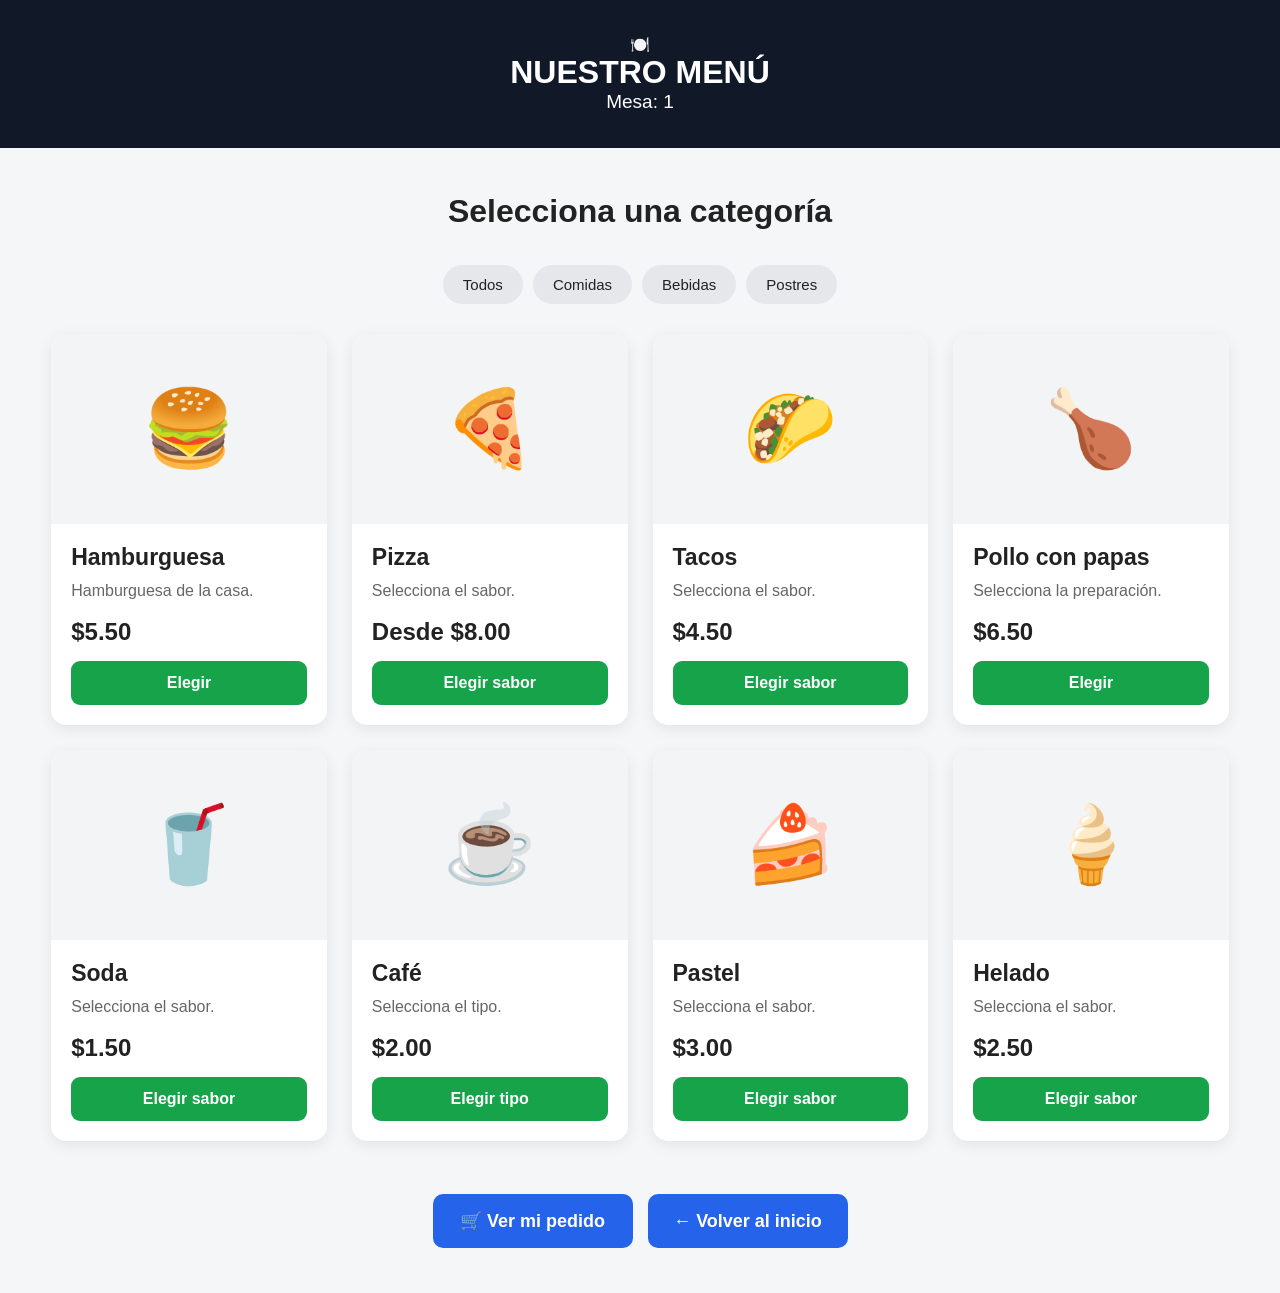
<file: menu.html>
<!DOCTYPE html>
<html lang="es">

<head>

    <meta charset="UTF-8">

    <meta name="viewport"
          content="width=device-width, initial-scale=1.0">

    <title>Menú - Restaurante QR</title>

    <link rel="stylesheet" href="estilo.css">

    <style>

        /* ================================
           VENTANA DE OPCIONES
        ================================= */

        .modal-opciones {
            position: fixed;
            inset: 0;

            background: rgba(0, 0, 0, 0.65);

            display: none;

            align-items: center;
            justify-content: center;

            padding: 20px;

            z-index: 99999;
        }

        .modal-opciones.mostrar {
            display: flex;
        }

        .contenido-modal {
            position: relative;

            width: min(500px, 100%);
            max-height: 90vh;

            overflow-y: auto;

            background: white;

            border-radius: 20px;

            padding: 35px 25px;

            text-align: center;

            box-shadow: 0 15px 50px rgba(0,0,0,.30);
        }

        .cerrar-modal {
            position: absolute;

            top: 12px;
            right: 15px;

            width: 38px;
            height: 38px;

            border: none;
            border-radius: 50%;

            background: #eeeeee;

            font-size: 28px;

            cursor: pointer;
        }

        .icono-modal {
            font-size: 55px;
            margin-bottom: 10px;
        }

        .contenido-modal h2 {
            margin-bottom: 8px;
            font-size: 26px;
        }

        .contenido-modal p {
            color: #666;
            margin-bottom: 25px;
        }

        .lista-opciones-modal {
            display: grid;

            grid-template-columns: 1fr;

            gap: 10px;

            margin-bottom: 20px;
        }

        .opcion-modal {
            width: 100%;

            padding: 15px;

            border: 2px solid #e5e7eb;

            border-radius: 10px;

            background: #f9fafb;

            font-size: 16px;

            font-weight: bold;

            cursor: pointer;
        }

        .opcion-modal:hover {
            background: #eff6ff;
            border-color: #2563eb;
        }

        .opcion-modal.seleccionada {
            background: #2563eb;
            color: white;
            border-color: #2563eb;
        }

        .boton-modal {
            width: 100% !important;
            max-width: none !important;
        }

        .producto-emoji {
            display: flex;

            align-items: center;
            justify-content: center;

            height: 190px;

            background: #f3f4f6;

            font-size: 75px;
        }

        .acciones-menu {
            display: flex;

            justify-content: center;

            gap: 15px;

            flex-wrap: wrap;

            margin-top: 35px;
        }

        .acciones-menu button {
            width: auto !important;
            min-width: 200px;
        }

        @media (max-width: 600px) {

            .producto-emoji {
                height: 160px;
                font-size: 65px;
            }

            .acciones-menu {
                flex-direction: column;
            }

            .acciones-menu button {
                width: 100% !important;
            }

        }

    </style>

</head>


<body>


<!-- ======================================
     ENCABEZADO
====================================== -->

<header class="encabezado">

    <div class="icono-restaurante">
        🍽️
    </div>

    <h1>NUESTRO MENÚ</h1>

    <p>
        Mesa: <span id="mesa">1</span>
    </p>

</header>



<!-- ======================================
     MENÚ
====================================== -->

<main class="contenedor">

    <h2 class="subtitulo">
        Selecciona una categoría
    </h2>


    <!-- CATEGORÍAS -->

    <div class="categorias">

        <button
            type="button"
            class="categoria"
            onclick="filtrarMenu('todos')">

            Todos

        </button>


        <button
            type="button"
            class="categoria"
            onclick="filtrarMenu('comida')">

            Comidas

        </button>


        <button
            type="button"
            class="categoria"
            onclick="filtrarMenu('bebida')">

            Bebidas

        </button>


        <button
            type="button"
            class="categoria"
            onclick="filtrarMenu('postre')">

            Postres

        </button>

    </div>



    <!-- ==================================
         PRODUCTOS
    =================================== -->

    <div class="menu-productos">


        <!-- HAMBURGUESA -->

        <div class="producto-menu" data-categoria="comida">

            <div class="producto-emoji">
                🍔
            </div>

            <div class="producto-info">

                <h3>Hamburguesa</h3>

                <p>
                    Hamburguesa de la casa.
                </p>

                <div class="precio">
                    $5.50
                </div>

                <button
                    type="button"
                    class="btn-agregar"
                    onclick="abrirOpciones(
                        'Hamburguesa',
                        5.50,
                        [
                            'Clásica',
                            'Con queso',
                            'Doble carne'
                        ],
                        'hamburguesa'
                    )">

                    Elegir

                </button>

            </div>

        </div>



        <!-- PIZZA -->

        <div class="producto-menu" data-categoria="comida">

            <div class="producto-emoji">
                🍕
            </div>

            <div class="producto-info">

                <h3>Pizza</h3>

                <p>
                    Selecciona el sabor.
                </p>

                <div class="precio">
                    Desde $8.00
                </div>

                <button
                    type="button"
                    class="btn-agregar"
                    onclick="abrirOpciones(
                        'Pizza',
                        8.00,
                        [
                            'Pepperoni',
                            'Jamón',
                            'Hawaiana',
                            '4 quesos',
                            'Carnes'
                        ],
                        'pizza'
                    )">

                    Elegir sabor

                </button>

            </div>

        </div>



        <!-- TACOS -->

        <div class="producto-menu" data-categoria="comida">

            <div class="producto-emoji">
                🌮
            </div>

            <div class="producto-info">

                <h3>Tacos</h3>

                <p>
                    Selecciona el sabor.
                </p>

                <div class="precio">
                    $4.50
                </div>

                <button
                    type="button"
                    class="btn-agregar"
                    onclick="abrirOpciones(
                        'Tacos',
                        4.50,
                        [
                            'Pastor',
                            'Pollo',
                            'Carne asada',
                            'Chorizo',
                            'Mixtos'
                        ],
                        'tacos'
                    )">

                    Elegir sabor

                </button>

            </div>

        </div>



        <!-- POLLO -->

        <div class="producto-menu" data-categoria="comida">

            <div class="producto-emoji">
                🍗
            </div>

            <div class="producto-info">

                <h3>Pollo con papas</h3>

                <p>
                    Selecciona la preparación.
                </p>

                <div class="precio">
                    $6.50
                </div>

                <button
                    type="button"
                    class="btn-agregar"
                    onclick="abrirOpciones(
                        'Pollo con papas',
                        6.50,
                        [
                            'Pollo frito',
                            'Pollo a la plancha',
                            'Pollo BBQ'
                        ],
                        'pollo'
                    )">

                    Elegir

                </button>

            </div>

        </div>



        <!-- SODA -->

        <div class="producto-menu" data-categoria="bebida">

            <div class="producto-emoji">
                🥤
            </div>

            <div class="producto-info">

                <h3>Soda</h3>

                <p>
                    Selecciona el sabor.
                </p>

                <div class="precio">
                    $1.50
                </div>

                <button
                    type="button"
                    class="btn-agregar"
                    onclick="abrirOpciones(
                        'Soda',
                        1.50,
                        [
                            'Coca-Cola',
                            'Pepsi',
                            'Sprite',
                            'Fanta',
                            'Uva'
                        ],
                        'soda'
                    )">

                    Elegir sabor

                </button>

            </div>

        </div>



        <!-- CAFÉ -->

        <div class="producto-menu" data-categoria="bebida">

            <div class="producto-emoji">
                ☕
            </div>

            <div class="producto-info">

                <h3>Café</h3>

                <p>
                    Selecciona el tipo.
                </p>

                <div class="precio">
                    $2.00
                </div>

                <button
                    type="button"
                    class="btn-agregar"
                    onclick="abrirOpciones(
                        'Café',
                        2.00,
                        [
                            'Café negro',
                            'Café con leche',
                            'Capuchino',
                            'Latte'
                        ],
                        'cafe'
                    )">

                    Elegir tipo

                </button>

            </div>

        </div>



        <!-- PASTEL -->

        <div class="producto-menu" data-categoria="postre">

            <div class="producto-emoji">
                🍰
            </div>

            <div class="producto-info">

                <h3>Pastel</h3>

                <p>
                    Selecciona el sabor.
                </p>

                <div class="precio">
                    $3.00
                </div>

                <button
                    type="button"
                    class="btn-agregar"
                    onclick="abrirOpciones(
                        'Pastel',
                        3.00,
                        [
                            'Chocolate',
                            'Vainilla',
                            'Fresa',
                            'Tres leches'
                        ],
                        'pastel'
                    )">

                    Elegir sabor

                </button>

            </div>

        </div>



        <!-- HELADO -->

        <div class="producto-menu" data-categoria="postre">

            <div class="producto-emoji">
                🍦
            </div>

            <div class="producto-info">

                <h3>Helado</h3>

                <p>
                    Selecciona el sabor.
                </p>

                <div class="precio">
                    $2.50
                </div>

                <button
                    type="button"
                    class="btn-agregar"
                    onclick="abrirOpciones(
                        'Helado',
                        2.50,
                        [
                            'Chocolate',
                            'Vainilla',
                            'Fresa',
                            'Cookies'
                        ],
                        'helado'
                    )">

                    Elegir sabor

                </button>

            </div>

        </div>

    </div>



    <!-- ==================================
         BOTONES
    =================================== -->

    <div class="acciones-menu">

        <button
            type="button"
            class="boton"
            onclick="irAPedido()">

            🛒 Ver mi pedido

        </button>


        <button
            type="button"
            class="boton boton-secundario"
            onclick="irAInicio()">

            ← Volver al inicio

        </button>

    </div>

</main>



<!-- ======================================
     MODAL
====================================== -->

<div
    id="modalOpciones"
    class="modal-opciones">

    <div class="contenido-modal">

        <button
            type="button"
            class="cerrar-modal"
            onclick="cerrarModal()">

            ×

        </button>


        <div
            id="iconoModal"
            class="icono-modal">

            🍽️

        </div>


        <h2 id="tituloModal">
            Selecciona una opción
        </h2>


        <p>
            Elige una opción para continuar.
        </p>


        <div
            id="opcionesModal"
            class="lista-opciones-modal">
        </div>


        <button
            type="button"
            class="boton boton-modal"
            onclick="agregarSeleccion()">

            Agregar al pedido

        </button>

    </div>

</div>



<!-- ======================================
     JAVASCRIPT
====================================== -->

<script>

    /* =====================================
       VARIABLES
    ===================================== */

    let productoActual = null;

    let opcionActual = null;



    /* =====================================
       OBTENER MESA
    ===================================== */

    const parametros = new URLSearchParams(
        window.location.search
    );

    const mesaURL = parametros.get("mesa");

    let mesa = mesaURL;

    /*
       Si no viene la mesa en la URL,
       buscamos la mesa guardada.
    */

    if (!mesa) {

        mesa = sessionStorage.getItem(
            "clienteMesa"
        );

    }

    /*
       Si todavía no existe,
       usamos mesa 1.
    */

    if (!mesa) {

        mesa = "1";

    }


    /*
       Guardamos la mesa actual
       para las demás páginas.
    */

    sessionStorage.setItem(
        "clienteMesa",
        mesa
    );


    /*
       Mostramos la mesa.
    */

    document.getElementById("mesa")
        .textContent = mesa;



    /* =====================================
       ABRIR OPCIONES
    ===================================== */

    function abrirOpciones(
        nombre,
        precio,
        opciones,
        id
    ) {

        productoActual = {

            nombre: nombre,

            precio: precio,

            opciones: opciones,

            id: id

        };


        opcionActual = null;


        document.getElementById(
            "tituloModal"
        ).textContent = nombre;


        const lista =
            document.getElementById(
                "opcionesModal"
            );


        lista.innerHTML = "";


        opciones.forEach(
            function(opcion) {

                const boton =
                    document.createElement(
                        "button"
                    );


                boton.type = "button";


                boton.className =
                    "opcion-modal";


                boton.textContent =
                    opcion;


                boton.addEventListener(
                    "click",
                    function() {

                        seleccionarOpcion(
                            opcion,
                            boton
                        );

                    }
                );


                lista.appendChild(
                    boton
                );

            }
        );


        document.getElementById(
            "modalOpciones"
        ).classList.add(
            "mostrar"
        );

    }



    /* =====================================
       SELECCIONAR OPCIÓN
    ===================================== */

    function seleccionarOpcion(
        opcion,
        boton
    ) {

        opcionActual = opcion;


        const botones =
            document.querySelectorAll(
                ".opcion-modal"
            );


        botones.forEach(
            function(item) {

                item.classList.remove(
                    "seleccionada"
                );

            }
        );


        boton.classList.add(
            "seleccionada"
        );

    }



    /* =====================================
       AGREGAR AL PEDIDO
    ===================================== */

    function agregarSeleccion() {

        /*
           Verificar producto.
        */

        if (!productoActual) {

            return;

        }


        /*
           Verificar opción.
        */

        if (!opcionActual) {

            alert(
                "Selecciona una opción primero."
            );

            return;

        }


        /*
           Cada mesa tiene
           su propio pedido.
        */

        const clavePedido =
            "pedido_" + mesa;


        let pedido =
            JSON.parse(
                localStorage.getItem(
                    clavePedido
                )
            ) || [];


        /*
           Nombre completo
           del producto.
        */

        const nombre =
            productoActual.nombre +
            " - " +
            opcionActual;


        /*
           ID único.
        */

        const id =
            productoActual.id +
            "_" +
            opcionActual;


        /*
           Buscar si ya existe.
        */

        const existente =
            pedido.find(
                function(producto) {

                    return producto.id === id;

                }
            );


        /*
           Si existe,
           aumentar cantidad.
        */

        if (existente) {

            existente.cantidad++;

        }

        /*
           Si no existe,
           crear producto.
        */

        else {

            pedido.push({

                id: id,

                nombre: nombre,

                precio:
                    productoActual.precio,

                cantidad: 1

            });

        }


        /*
           Guardar pedido.
        */

        localStorage.setItem(
            clavePedido,
            JSON.stringify(
                pedido
            )
        );


        /*
           Cerrar ventana.
        */

        cerrarModal();


        /*
           Confirmación.
        */

        alert(
            "✅ " +
            nombre +
            " agregado al pedido."
        );

    }



    /* =====================================
       CERRAR MODAL
    ===================================== */

    function cerrarModal() {

        document.getElementById(
            "modalOpciones"
        ).classList.remove(
            "mostrar"
        );


        productoActual = null;

        opcionActual = null;

    }



    /* =====================================
       FILTRAR MENÚ
    ===================================== */

    function filtrarMenu(
        categoria
    ) {

        const productos =
            document.querySelectorAll(
                ".producto-menu"
            );


        productos.forEach(
            function(producto) {

                const categoriaProducto =
                    producto.dataset.categoria;


                if (
                    categoria === "todos" ||
                    categoriaProducto === categoria
                ) {

                    producto.style.display =
                        "block";

                }

                else {

                    producto.style.display =
                        "none";

                }

            }
        );

    }



    /* =====================================
       IR AL PEDIDO
    ===================================== */

    function irAPedido() {

        window.location.href =
            "pedido.html?mesa=" +
            encodeURIComponent(
                mesa
            );

    }



    /* =====================================
       VOLVER AL INICIO
    ===================================== */

    function irAInicio() {

        window.location.href =
            "index.html?mesa=" +
            encodeURIComponent(
                mesa
            );

    }



    /* =====================================
       CERRAR MODAL AL HACER CLICK
       FUERA DEL CONTENIDO
    ===================================== */

    document.getElementById(
        "modalOpciones"
    ).addEventListener(
        "click",
        function(event) {

            if (
                event.target === this
            ) {

                cerrarModal();

            }

        }
    );

</script>


</body>

</html>
</file>
<file: estilo.css>
/* ========================================
   CONFIGURACIÓN GENERAL
======================================== */

* {
    box-sizing: border-box;
    margin: 0;
    padding: 0;
}

html {
    font-size: 16px;
    scroll-behavior: smooth;
}

body {
    font-family: Arial, Helvetica, sans-serif;
    background: #f5f6f8;
    color: #222;
    min-height: 100vh;
    width: 100%;
}

/* ========================================
   ENCABEZADO
======================================== */

.encabezado {
    width: 100%;
    background: #111827;
    color: white;
    text-align: center;
    padding: clamp(18px, 3vw, 35px) 15px;
}

.logo {
    font-size: clamp(22px, 4vw, 38px);
    font-weight: bold;
    margin-bottom: 8px;
}

.encabezado p {
    font-size: clamp(14px, 2vw, 19px);
}

/* ========================================
   CONTENEDOR PRINCIPAL
======================================== */

.contenedor {
    width: min(1200px, 92%);
    margin: 0 auto;
    padding: clamp(20px, 4vw, 45px) 0;
}

.subtitulo {
    text-align: center;
    font-size: clamp(22px, 3vw, 32px);
    margin-bottom: clamp(20px, 3vw, 35px);
}

/* ========================================
   OPCIONES PRINCIPALES
======================================== */

.opciones {
    display: grid;
    grid-template-columns: repeat(auto-fit, minmax(220px, 1fr));
    gap: clamp(15px, 2vw, 25px);
    width: 100%;
}

.opcion {
    background: white;
    border-radius: 16px;
    padding: clamp(20px, 3vw, 35px);
    text-align: center;
    box-shadow: 0 4px 15px rgba(0, 0, 0, 0.08);
    transition: transform 0.2s ease, box-shadow 0.2s ease;
}

.opcion:hover {
    transform: translateY(-4px);
    box-shadow: 0 8px 22px rgba(0, 0, 0, 0.12);
}

.icono {
    font-size: clamp(35px, 5vw, 60px);
    margin-bottom: 15px;
}

.titulo {
    font-size: clamp(18px, 2vw, 24px);
    font-weight: bold;
    margin-bottom: 10px;
}

.descripcion {
    font-size: clamp(14px, 1.5vw, 17px);
    color: #666;
    line-height: 1.5;
}

/* ========================================
   BOTONES
======================================== */

.boton,
button {
    border: none;
    cursor: pointer;
    font-family: inherit;
}

.boton {
    display: inline-block;
    width: 100%;
    margin-top: 18px;
    padding: clamp(12px, 2vw, 16px);
    background: #2563eb;
    color: white;
    text-decoration: none;
    border-radius: 10px;
    font-size: clamp(15px, 1.5vw, 18px);
    font-weight: bold;
    text-align: center;
    transition: background 0.2s ease, transform 0.2s ease;
}

.boton:hover {
    background: #1d4ed8;
    transform: translateY(-2px);
}

/* ========================================
   ASISTENCIA
======================================== */

.opciones-asistencia {
    display: grid;
    grid-template-columns: repeat(auto-fit, minmax(200px, 1fr));
    gap: clamp(15px, 2vw, 25px);
}

.otra-solicitud {
    margin-top: 25px;
    background: white;
    padding: clamp(20px, 3vw, 30px);
    border-radius: 15px;
    box-shadow: 0 4px 15px rgba(0, 0, 0, 0.08);
}

.otra-solicitud textarea {
    width: 100%;
    min-height: 130px;
    resize: vertical;
    padding: 15px;
    border: 1px solid #ddd;
    border-radius: 10px;
    font-family: inherit;
    font-size: 16px;
}

/* ========================================
   CUENTA
======================================== */

.tarjeta-cuenta {
    max-width: 650px;
    width: 100%;
    margin: 0 auto;
    background: white;
    padding: clamp(25px, 5vw, 50px);
    border-radius: 18px;
    text-align: center;
    box-shadow: 0 5px 20px rgba(0, 0, 0, 0.08);
}

.icono-cuenta {
    font-size: clamp(50px, 8vw, 90px);
    margin-bottom: 20px;
}

.texto-cuenta {
    font-size: clamp(16px, 2vw, 20px);
    color: #555;
    line-height: 1.6;
}

.boton-cuenta {
    width: 100%;
    max-width: 400px;
    padding: 15px;
    margin-top: 25px;
    background: #16a34a;
    color: white;
    border-radius: 10px;
    font-size: 17px;
    font-weight: bold;
}

.mensaje-cuenta {
    display: none;
    margin-top: 25px;
    padding: 20px;
    border-radius: 12px;
    background: #dcfce7;
    color: #166534;
    font-size: clamp(15px, 2vw, 18px);
}

.icono-exito {
    font-size: 45px;
    margin-bottom: 10px;
}

/* ========================================
   FORMAS DE PAGO
======================================== */

.opciones-pago {
    display: grid;
    grid-template-columns: repeat(auto-fit, minmax(220px, 1fr));
    gap: clamp(15px, 2vw, 25px);
}

.pago {
    background: white;
    padding: clamp(20px, 3vw, 30px);
    border-radius: 15px;
    text-align: center;
    cursor: pointer;
    box-shadow: 0 4px 15px rgba(0, 0, 0, 0.08);
    transition: 0.2s;
}

.pago:hover {
    transform: translateY(-4px);
}

.icono-pago {
    font-size: clamp(40px, 6vw, 65px);
    margin-bottom: 15px;
}

.titulo-pago {
    font-size: clamp(18px, 2vw, 24px);
    font-weight: bold;
}

.descripcion-pago {
    color: #666;
    margin-top: 8px;
    line-height: 1.5;
}

.informacion-pago {
    width: min(700px, 100%);
    margin: 30px auto 0;
    background: white;
    padding: clamp(20px, 4vw, 35px);
    border-radius: 15px;
    box-shadow: 0 4px 15px rgba(0, 0, 0, 0.08);
}

.detalle-pago {
    margin-top: 15px;
    line-height: 1.6;
}

.boton-confirmar {
    width: 100%;
    margin-top: 20px;
    padding: 15px;
    background: #2563eb;
    color: white;
    border-radius: 10px;
    font-size: 17px;
    font-weight: bold;
}

.mensaje-pago {
    margin-top: 20px;
    padding: 15px;
    background: #dcfce7;
    color: #166534;
    border-radius: 10px;
    text-align: center;
}

/* ========================================
   MENÚ
======================================== */

.categorias {
    display: flex;
    flex-wrap: wrap;
    justify-content: center;
    gap: 10px;
    margin-bottom: 30px;
}

.categoria {
    padding: 11px 20px;
    border: none;
    border-radius: 25px;
    background: #e5e7eb;
    color: #222;
    font-size: 15px;
    cursor: pointer;
}

.categoria:hover {
    background: #d1d5db;
}

.menu-productos {
    display: grid;
    grid-template-columns: repeat(auto-fit, minmax(240px, 1fr));
    gap: clamp(15px, 2vw, 25px);
}

.producto-menu {
    background: white;
    border-radius: 15px;
    overflow: hidden;
    box-shadow: 0 4px 15px rgba(0, 0, 0, 0.08);
}

.producto-imagen {
    width: 100%;
    aspect-ratio: 16 / 10;
    object-fit: cover;
    background: #e5e7eb;
}

.producto-info {
    padding: 20px;
}

.producto-info h3 {
    font-size: clamp(18px, 2vw, 23px);
    margin-bottom: 8px;
}

.producto-info p {
    color: #666;
    line-height: 1.5;
}

.precio {
    font-size: clamp(18px, 2vw, 24px);
    font-weight: bold;
    margin: 15px 0;
}

.btn-agregar {
    width: 100%;
    padding: 13px;
    background: #16a34a;
    color: white;
    border-radius: 9px;
    font-size: 16px;
    font-weight: bold;
}

/* ========================================
   PEDIDO
======================================== */

#listaPedido {
    width: 100%;
}

.producto-pedido {
    display: flex;
    align-items: center;
    gap: 15px;
    background: white;
    padding: clamp(15px, 2vw, 22px);
    margin-bottom: 12px;
    border-radius: 12px;
    box-shadow: 0 3px 10px rgba(0, 0, 0, 0.06);
}

.producto-pedido > div:first-child {
    flex: 1;
}

.cantidad {
    display: flex;
    align-items: center;
    gap: 8px;
}

.cantidad button {
    width: 35px;
    height: 35px;
    border-radius: 50%;
    background: #e5e7eb;
    font-size: 20px;
}

.eliminar {
    background: #dc2626;
    color: white;
    padding: 9px 13px;
    border-radius: 8px;
}

.total-pedido {
    background: white;
    margin-top: 25px;
    padding: 20px;
    border-radius: 12px;
    text-align: right;
    font-size: clamp(20px, 3vw, 28px);
    font-weight: bold;
}

.btn-enviar {
    width: 100%;
    margin-top: 20px;
    padding: 16px;
    background: #16a34a;
    color: white;
    border-radius: 10px;
    font-size: clamp(16px, 2vw, 20px);
    font-weight: bold;
}

.pedido-vacio {
    text-align: center;
    padding: 40px 20px;
    color: #666;
    font-size: 18px;
}

/* ========================================
   PIE DE PÁGINA
======================================== */

footer {
    width: 100%;
    text-align: center;
    padding: 25px 15px;
    margin-top: 30px;
    color: #777;
    font-size: 14px;
}

/* ========================================
   TABLETS
======================================== */

@media (max-width: 900px) {

    .contenedor {
        width: 94%;
    }

    .opciones {
        grid-template-columns: repeat(2, 1fr);
    }

    .opciones-asistencia {
        grid-template-columns: repeat(2, 1fr);
    }

    .opciones-pago {
        grid-template-columns: repeat(2, 1fr);
    }

    .menu-productos {
        grid-template-columns: repeat(2, 1fr);
    }
}

/* ========================================
   CELULARES
======================================== */

@media (max-width: 600px) {

    html {
        font-size: 15px;
    }

    .contenedor {
        width: 94%;
        padding: 20px 0 30px;
    }

    .encabezado {
        padding: 20px 12px;
    }

    .opciones,
    .opciones-asistencia,
    .opciones-pago,
    .menu-productos {
        grid-template-columns: 1fr;
    }

    .opcion {
        padding: 25px 20px;
    }

    .producto-pedido {
        flex-wrap: wrap;
    }

    .producto-pedido > div:first-child {
        width: 100%;
        flex-basis: 100%;
    }

    .cantidad {
        flex: 1;
    }

    .eliminar {
        padding: 10px 15px;
    }

    .categorias {
        gap: 8px;
    }

    .categoria {
        flex: 1 1 40%;
    }

    .tarjeta-cuenta {
        padding: 25px 18px;
    }
}

/* ========================================
   CELULARES PEQUEÑOS
======================================== */

@media (max-width: 380px) {

    .logo {
        font-size: 22px;
    }

    .subtitulo {
        font-size: 21px;
    }

    .opcion {
        padding: 20px 15px;
    }

    .icono {
        font-size: 40px;
    }

    .categoria {
        font-size: 13px;
        padding: 9px 12px;
    }

    .producto-info {
        padding: 15px;
    }
}

/* ========================================
   PANTALLAS MUY GRANDES
======================================== */

@media (min-width: 1600px) {

    .contenedor {
        max-width: 1400px;
    }

    .opciones {
        grid-template-columns: repeat(3, 1fr);
    }

    .menu-productos {
        grid-template-columns: repeat(4, 1fr);
    }
}
</file>
